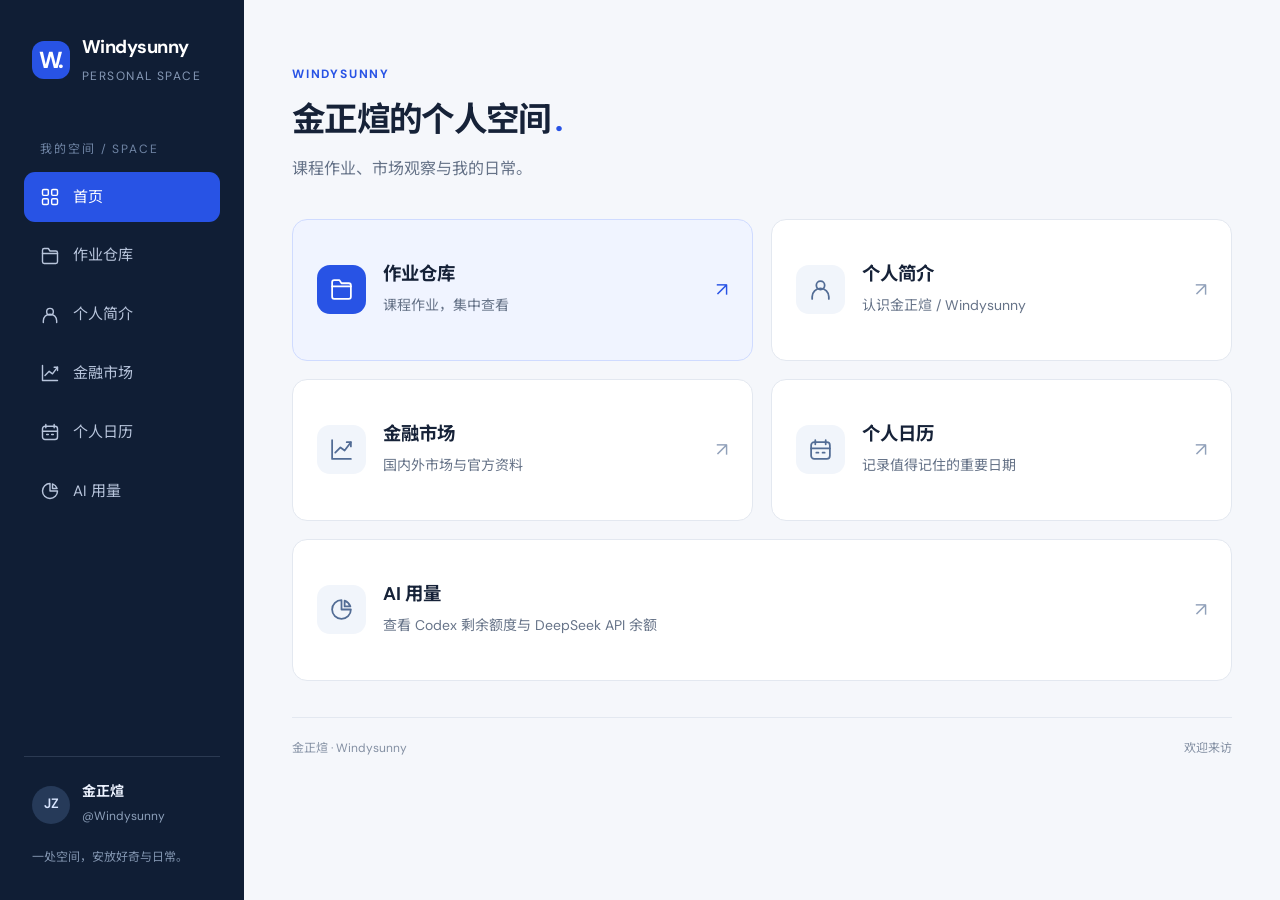
<file: index.html>
<!doctype html>
<html lang="zh-CN">
<head>
  <meta charset="utf-8"><meta name="viewport" content="width=device-width, initial-scale=1">
  <meta name="description" content="金正煊 Windysunny 的个人空间：作业仓库、个人简介、金融市场与个人日历。">
  <title>Windysunny · 个人空间</title>
  <link rel="icon" href="/favicon.svg" type="image/svg+xml"><link rel="stylesheet" href="/style.css"><script src="/app.js" defer></script>
</head>
<body data-page="home">
  <a class="skip" href="#main">跳到主要内容</a><div id="shell"></div>
  <main id="main" class="main simple-home">
    <header class="page-head simple-intro"><div><p class="eyebrow">WINDYSUNNY</p><h1>金正煊的个人空间<span class="heading-dot">.</span></h1><p class="muted">课程作业、市场观察与我的日常。</p></div></header>
    <nav class="home-entry-grid" aria-label="选择子页面">
      <a class="home-entry featured-entry" href="/assignments/"><span class="entry-icon" data-icon="assignments" aria-hidden="true"></span><span class="entry-content"><h2>作业仓库</h2><p>课程作业，集中查看</p></span><span class="entry-arrow" aria-hidden="true">↗</span></a>
      <a class="home-entry" href="/about/"><span class="entry-icon" data-icon="about" aria-hidden="true"></span><span class="entry-content"><h2>个人简介</h2><p>认识金正煊 / Windysunny</p></span><span class="entry-arrow" aria-hidden="true">↗</span></a>
      <a class="home-entry" href="/markets/"><span class="entry-icon" data-icon="markets" aria-hidden="true"></span><span class="entry-content"><h2>金融市场</h2><p>国内外市场与官方资料</p></span><span class="entry-arrow" aria-hidden="true">↗</span></a>
      <a class="home-entry" href="/calendar/"><span class="entry-icon" data-icon="calendar" aria-hidden="true"></span><span class="entry-content"><h2>个人日历</h2><p>记录值得记住的重要日期</p></span><span class="entry-arrow" aria-hidden="true">↗</span></a>
    </nav>
    <a class="home-entry" href="/usage/" style="margin-top:18px"><span class="entry-icon" data-icon="usage" aria-hidden="true"></span><span class="entry-content"><h2>AI 用量</h2><p>查看 Codex 剩余额度与 DeepSeek API 余额</p></span><span class="entry-arrow" aria-hidden="true">↗</span></a>
    <footer class="page-footer"><span>金正煊 · Windysunny</span><span>欢迎来访</span></footer>
  </main><div id="toast" class="toast" role="status" aria-live="polite"></div>
</body></html>
</file>
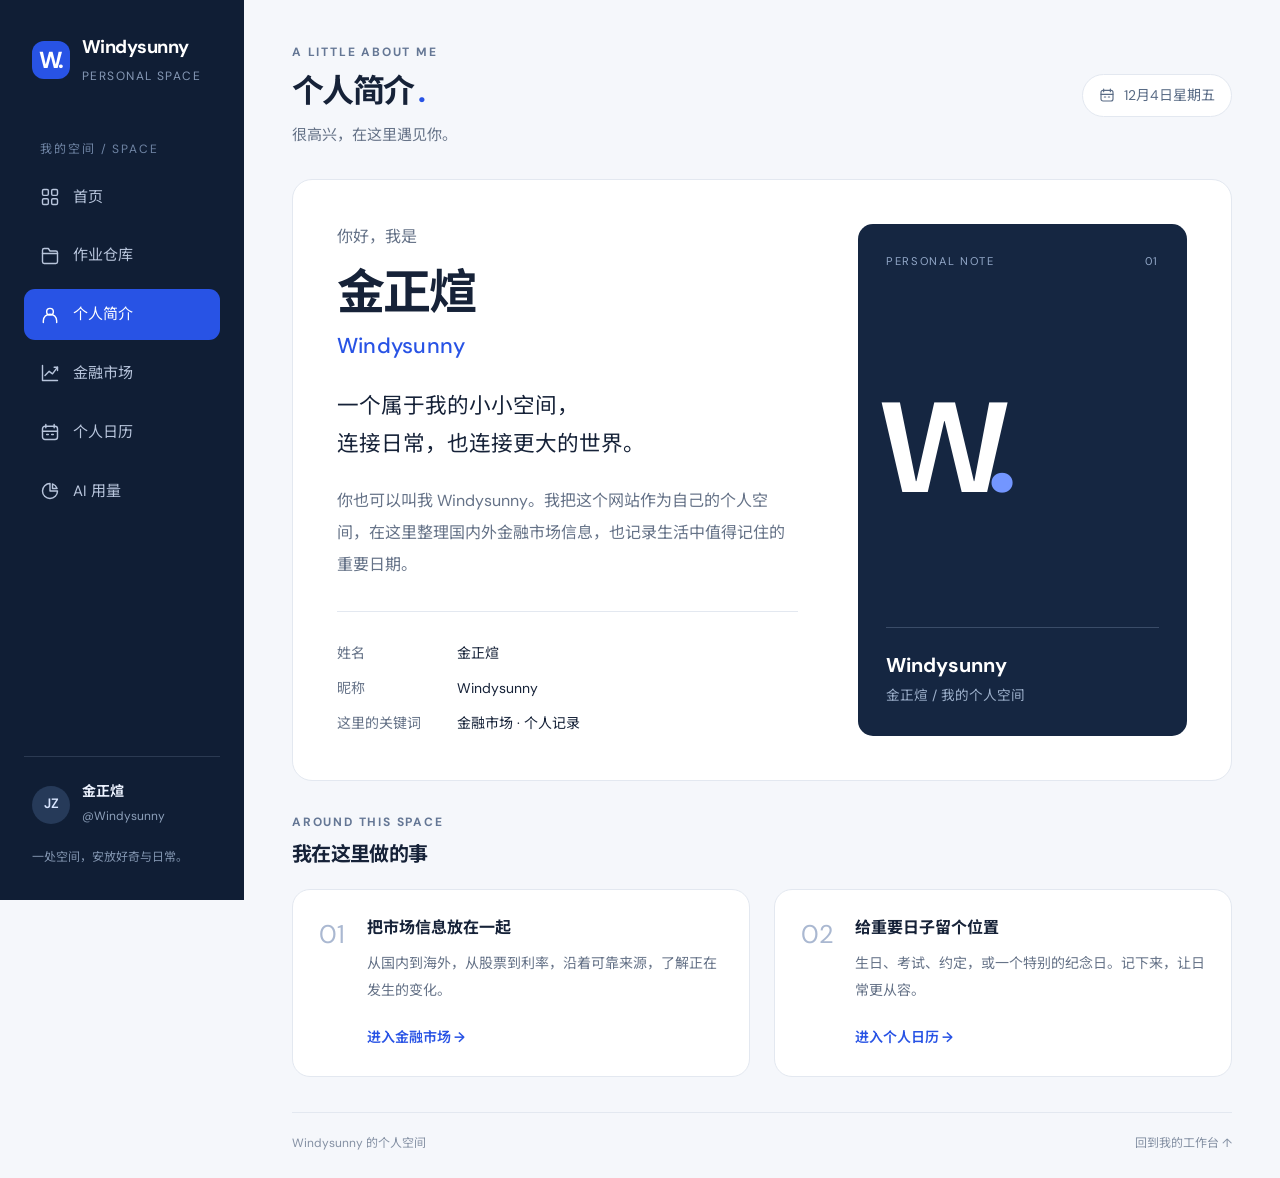
<file: about/index.html>
<!doctype html><html lang="zh-CN"><head><meta charset="utf-8"><meta name="viewport" content="width=device-width, initial-scale=1"><title>个人简介 · 金正煊 Windysunny</title><meta name="description" content="认识金正煊，也可以叫我 Windysunny。这里是我的个人空间。"><link rel="icon" href="/favicon.svg" type="image/svg+xml"><link rel="stylesheet" href="/style.css"><script src="/app.js" defer></script></head><body data-page="about"><a class="skip" href="#main">跳到主要内容</a><div id="shell"></div><main id="main" class="main"><header class="page-head"><div><p class="eyebrow">A LITTLE ABOUT ME</p><h1>个人简介<span class="heading-dot">.</span></h1><p class="muted">很高兴，在这里遇见你。</p></div><div class="date-pill" data-today></div></header><section class="profile-layout"><article class="profile-intro"><p class="profile-greeting">你好，我是</p><h2 class="profile-name">金正煊<span>Windysunny</span></h2><p class="profile-lead">一个属于我的小小空间，<br>连接日常，也连接更大的世界。</p><p class="profile-copy">你也可以叫我 Windysunny。我把这个网站作为自己的个人空间，在这里整理国内外金融市场信息，也记录生活中值得记住的重要日期。</p><div class="profile-rule"></div><dl class="profile-details"><div><dt>姓名</dt><dd>金正煊</dd></div><div><dt>昵称</dt><dd>Windysunny</dd></div><div><dt>这里的关键词</dt><dd>金融市场 · 个人记录</dd></div></dl></article><aside class="identity-card"><div class="identity-top"><span>PERSONAL NOTE</span><span>01</span></div><div class="identity-letter" aria-hidden="true">W<span>.</span></div><div class="identity-bottom"><h3>Windysunny</h3><p>金正煊 / 我的个人空间</p></div></aside></section><section class="about-section"><div class="section-line section-space"><div><p class="eyebrow">AROUND THIS SPACE</p><h2>我在这里做的事</h2></div></div><div class="about-links"><a class="about-link-card" href="/markets/"><span class="about-index">01</span><div><h3>把市场信息放在一起</h3><p>从国内到海外，从股票到利率，沿着可靠来源，了解正在发生的变化。</p><span class="text-link">进入金融市场 →</span></div></a><a class="about-link-card" href="/calendar/"><span class="about-index">02</span><div><h3>给重要日子留个位置</h3><p>生日、考试、约定，或一个特别的纪念日。记下来，让日常更从容。</p><span class="text-link">进入个人日历 →</span></div></a></div></section><footer class="page-footer"><span>Windysunny 的个人空间</span><a href="/">回到我的工作台 ↑</a></footer></main><div id="toast" class="toast" role="status" aria-live="polite"></div></body></html>
</file>
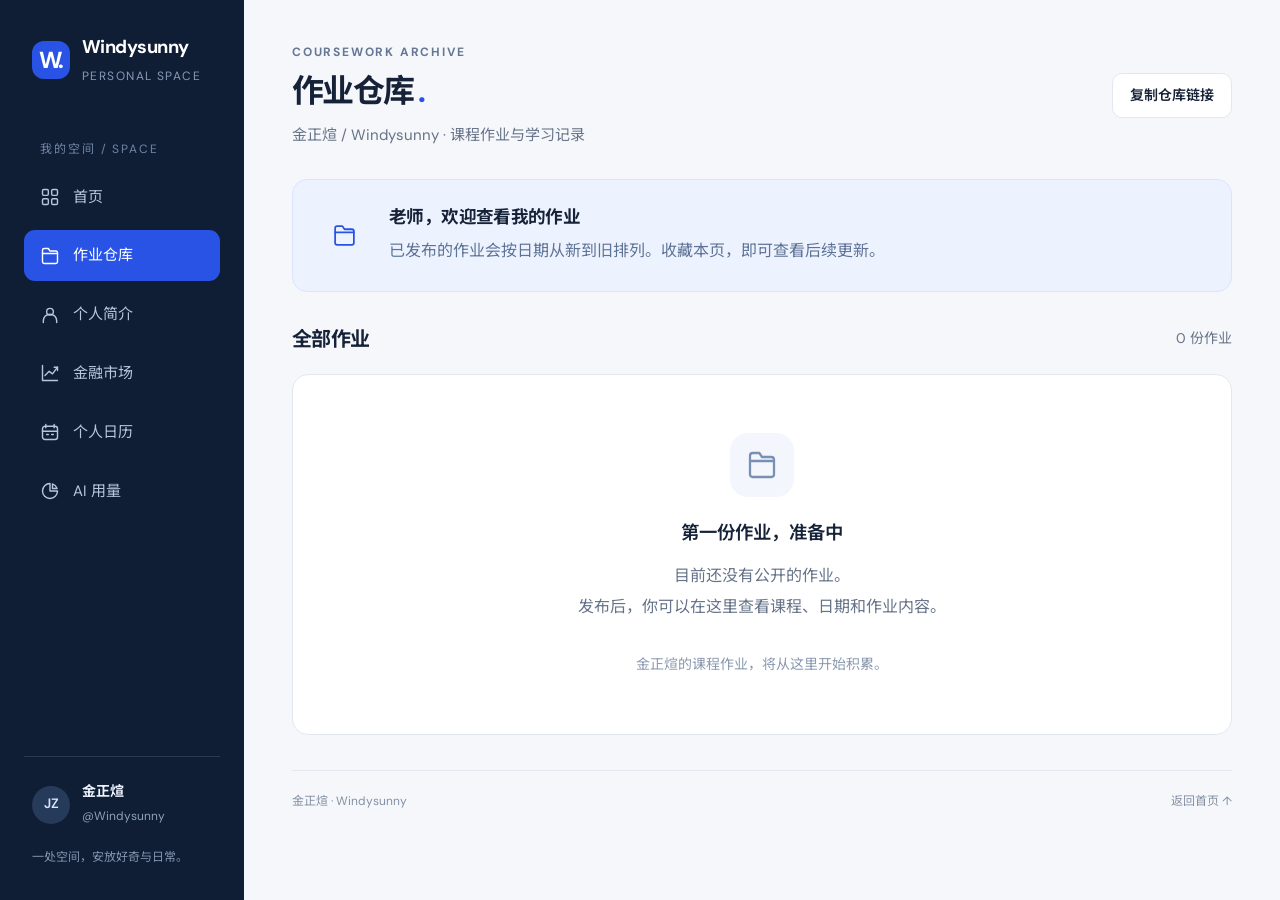
<file: assignments/index.html>
<!doctype html>
<html lang="zh-CN"><head><meta charset="utf-8"><meta name="viewport" content="width=device-width, initial-scale=1"><title>作业仓库 · 金正煊 Windysunny</title><meta name="description" content="金正煊的课程作业仓库。集中查看按课程与日期整理的作业、报告和作品。"><link rel="icon" href="/favicon.svg" type="image/svg+xml"><link rel="stylesheet" href="/style.css"><script src="/app.js" defer></script><script src="/assignments.js" defer></script></head>
<body data-page="assignments"><a class="skip" href="#main">跳到主要内容</a><div id="shell"></div><main id="main" class="main assignments-main">
<header class="page-head"><div><p class="eyebrow">COURSEWORK ARCHIVE</p><h1>作业仓库<span class="heading-dot">.</span></h1><p class="muted">金正煊 / Windysunny · 课程作业与学习记录</p></div><button type="button" class="button secondary" id="copy-repository">复制仓库链接</button></header>
<section class="archive-intro"><div class="archive-intro-mark" data-icon="assignments" aria-hidden="true"></div><div><h2>老师，欢迎查看我的作业</h2><p>已发布的作业会按日期从新到旧排列。收藏本页，即可查看后续更新。</p></div></section>
<section class="archive-section" aria-labelledby="archive-heading"><div class="section-line section-space"><h2 id="archive-heading">全部作业</h2><span class="small-label" id="assignment-count" aria-live="polite"></span></div><div class="archive-controls" id="archive-controls" hidden><label for="course-filter">按课程查看</label><select id="course-filter"><option value="">全部课程</option></select></div><div id="assignment-list" aria-live="polite" aria-busy="true"><p class="archive-loading">正在读取作业…</p></div></section>
<footer class="page-footer"><span>金正煊 · Windysunny</span><a href="/">返回首页 ↑</a></footer></main><div id="toast" class="toast" role="status" aria-live="polite"></div><noscript><p class="no-js">请启用 JavaScript，以查看作业清单。</p></noscript></body></html>
</file>
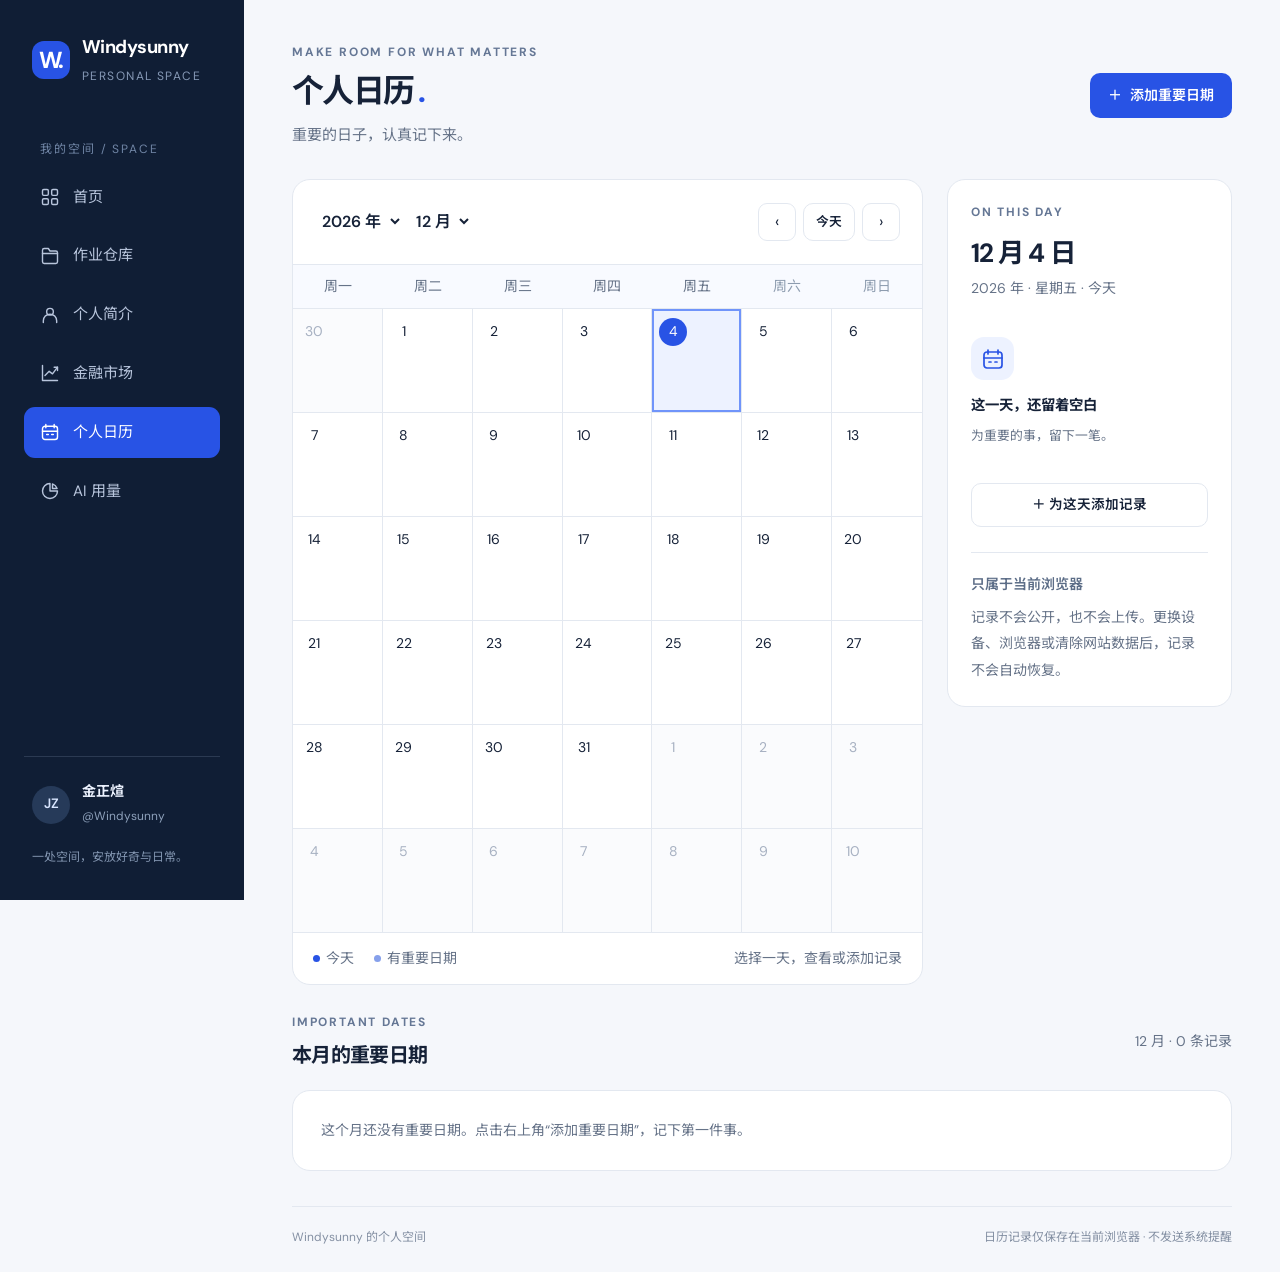
<file: calendar/index.html>
<!doctype html><html lang="zh-CN"><head><meta charset="utf-8"><meta name="viewport" content="width=device-width, initial-scale=1"><title>个人日历 · Windysunny</title><meta name="description" content="添加生日、纪念日和重要约定。你的日历仅保存在当前浏览器。"><link rel="icon" href="/favicon.svg" type="image/svg+xml"><link rel="stylesheet" href="/style.css"><script src="/app.js" defer></script><script src="/calendar.js" defer></script></head><body data-page="calendar"><a class="skip" href="#main">跳到主要内容</a><div id="shell"></div><main id="main" class="main"><header class="page-head"><div><p class="eyebrow">MAKE ROOM FOR WHAT MATTERS</p><h1>个人日历<span class="heading-dot">.</span></h1><p class="muted">重要的日子，认真记下来。</p></div><button class="button" id="new-event" type="button"><span aria-hidden="true">＋</span> 添加重要日期</button></header><div class="calendar-layout"><section class="calendar-panel card" aria-label="月历"><div class="calendar-toolbar"><div class="month-selectors"><label class="sr-only" for="year-select">年份</label><select id="year-select" aria-label="年份"></select><label class="sr-only" for="month-select">月份</label><select id="month-select" aria-label="月份"></select></div><div class="month-controls"><button class="icon-button" id="prev-month" type="button" aria-label="上个月">‹</button><button class="button secondary today-button" id="go-today" type="button">今天</button><button class="icon-button" id="next-month" type="button" aria-label="下个月">›</button></div></div><div class="calendar-weekdays" aria-hidden="true"><span>周一</span><span>周二</span><span>周三</span><span>周四</span><span>周五</span><span>周六</span><span>周日</span></div><div id="calendar-grid" class="calendar-grid" aria-label="选择日期"></div><div class="calendar-legend"><span><i class="legend-dot today-dot"></i>今天</span><span><i class="legend-dot event-dot"></i>有重要日期</span><span class="calendar-hint">选择一天，查看或添加记录</span></div></section><aside class="day-panel card"><p class="eyebrow">ON THIS DAY</p><h2 id="selected-heading"></h2><p id="selected-weekday" class="muted"></p><div id="day-events"></div><button class="button secondary add-day" id="add-day" type="button">＋ 为这天添加记录</button><div class="privacy-note"><strong>只属于当前浏览器</strong><p>记录不会公开，也不会上传。更换设备、浏览器或清除网站数据后，记录不会自动恢复。</p></div></aside></div><section class="month-agenda"><div class="section-line section-space"><div><p class="eyebrow">IMPORTANT DATES</p><h2>本月的重要日期</h2></div><span id="month-count" class="small-label"></span></div><div id="month-events" class="month-events"></div></section><footer class="page-footer"><span>Windysunny 的个人空间</span><span>日历记录仅保存在当前浏览器 · 不发送系统提醒</span></footer></main><dialog id="event-dialog" aria-labelledby="dialog-title"><form id="event-form"><div class="dialog-head"><div><p class="eyebrow">A DATE TO REMEMBER</p><h2 id="dialog-title">添加重要日期</h2></div><button type="button" class="icon-button close-dialog" aria-label="关闭">×</button></div><input type="hidden" name="id"><label class="field">事项名称 <span class="required-mark">*</span><input name="title" required maxlength="80" placeholder="例如：生日、考试、重要约定" autocomplete="off"></label><div class="form-row"><label class="field">日期 <span class="required-mark">*</span><input name="date" type="date" required min="1900-01-01" max="2100-12-31"></label><label class="field">时间 <span class="optional">选填</span><input name="time" type="time"></label></div><label class="field">分类<select name="category" aria-label="分类"><option>个人</option><option>生日</option><option>学习</option><option>约定</option><option>纪念日</option></select></label><label class="field">备注 <span class="optional">选填</span><textarea name="note" rows="3" maxlength="500" placeholder="还有什么需要记住的？"></textarea></label><p id="form-error" class="form-error" role="alert"></p><p class="form-hint">保存到当前浏览器，不会公开。</p><div class="dialog-actions"><button type="button" class="button secondary close-dialog">取消</button><button type="submit" class="button">保存日期</button></div></form></dialog><dialog id="delete-dialog" aria-labelledby="delete-title"><div class="dialog-head"><h2 id="delete-title">删除这条记录？</h2><button type="button" class="icon-button close-delete" aria-label="关闭">×</button></div><p id="delete-description"></p><p class="muted delete-hint">删除后无法恢复。</p><p id="delete-error" class="form-error" role="alert"></p><div class="dialog-actions"><button type="button" class="button secondary close-delete">保留记录</button><button type="button" class="button danger" id="confirm-delete">删除记录</button></div></dialog><div id="toast" class="toast" role="status" aria-live="polite"></div><noscript><p class="no-js">请启用 JavaScript，以查看日历和保存重要日期。</p></noscript></body></html>
</file>
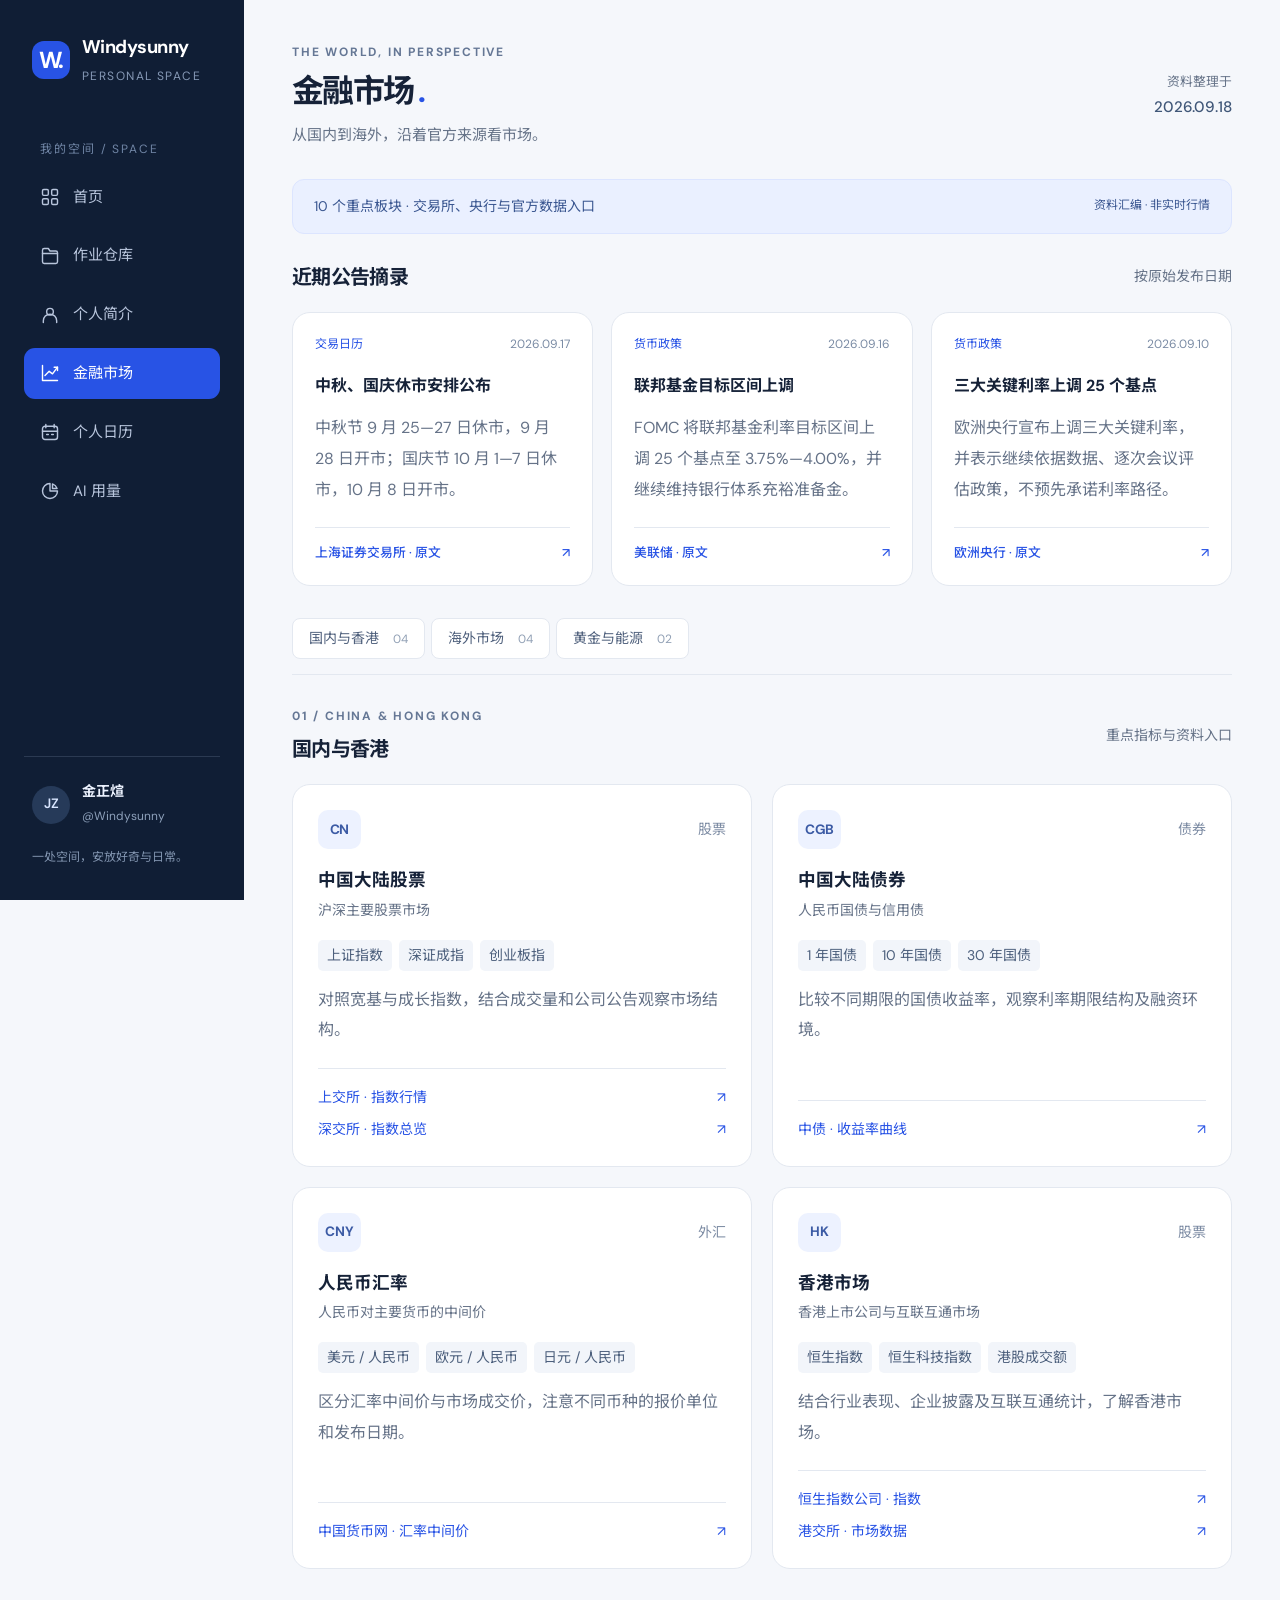
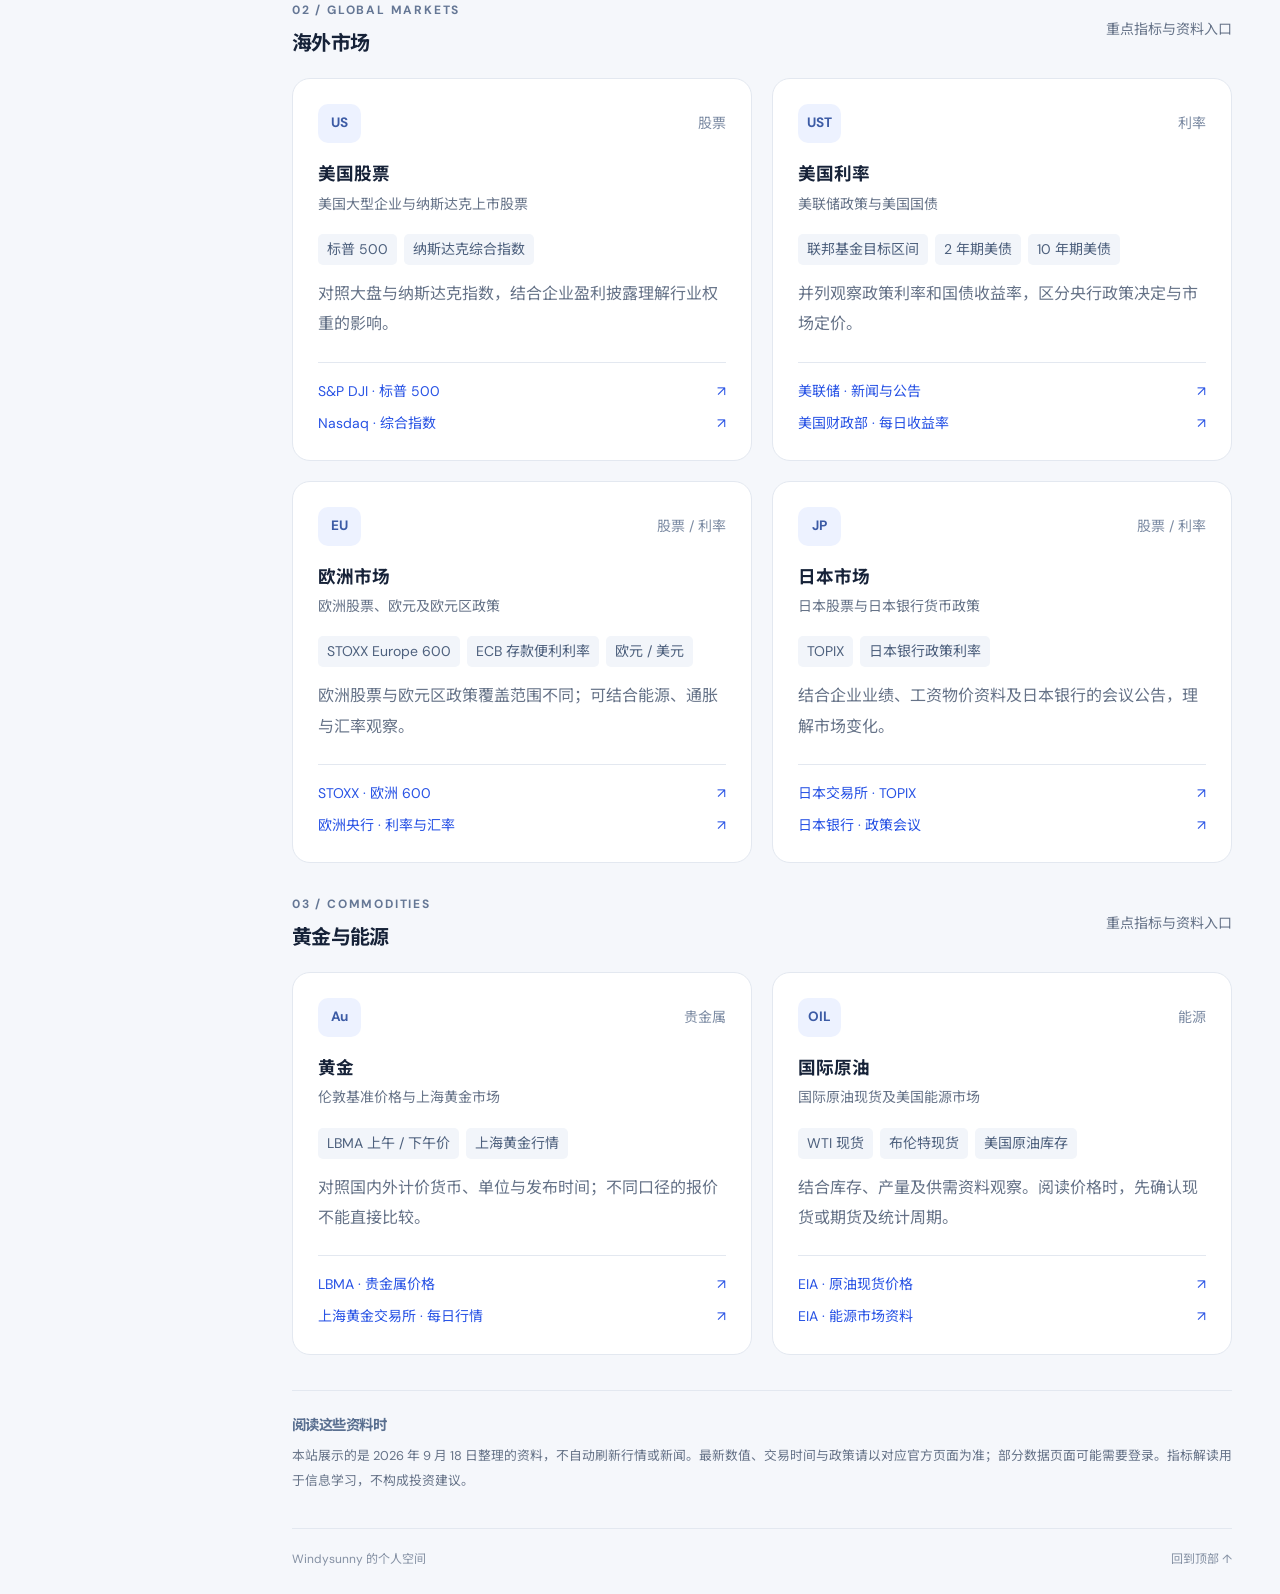
<file: markets/index.html>
<!doctype html><html lang="zh-CN"><head><meta charset="utf-8"><meta name="viewport" content="width=device-width, initial-scale=1"><title>金融市场 · Windysunny</title><meta name="description" content="国内外十个重点金融市场板块、观察指标与官方资料入口，附带日期的政策公告。"><link rel="icon" href="/favicon.svg" type="image/svg+xml"><link rel="stylesheet" href="/style.css"><script src="/app.js" defer></script></head><body data-page="markets"><a class="skip" href="#main">跳到主要内容</a><div id="shell"></div><main class="main" id="main"><header class="page-head"><div><p class="eyebrow">THE WORLD, IN PERSPECTIVE</p><h1>金融市场<span class="heading-dot">.</span></h1><p class="muted">从国内到海外，沿着官方来源看市场。</p></div><span class="research-date">资料整理于 <time datetime="2026-09-18">2026.09.18</time></span></header><div class="market-intro-bar"><p>10 个重点板块 · 交易所、央行与官方数据入口</p><span>资料汇编 · 非实时行情</span></div><section class="news-section" aria-labelledby="news-title"><div class="section-line section-space"><h2 id="news-title">近期公告摘录</h2><span class="small-label">按原始发布日期</span></div><div class="news-grid"><article class="news-card"><div class="news-meta"><span>交易日历</span><time datetime="2026-09-17">2026.09.17</time></div><h3>中秋、国庆休市安排公布</h3><p>中秋节 9 月 25—27 日休市，9 月 28 日开市；国庆节 10 月 1—7 日休市，10 月 8 日开市。</p><a href="https://www.sse.com.cn/disclosure/announcement/general/c/c_20260915_10832273.shtml" target="_blank" rel="noopener noreferrer">上海证券交易所 · 原文 <span aria-hidden="true">↗</span></a></article><article class="news-card"><div class="news-meta"><span>货币政策</span><time datetime="2026-09-16">2026.09.16</time></div><h3>联邦基金目标区间上调</h3><p>FOMC 将联邦基金利率目标区间上调 25 个基点至 3.75%—4.00%，并继续维持银行体系充裕准备金。</p><a href="https://www.federalreserve.gov/newsevents/pressreleases/monetary20260916a.htm" target="_blank" rel="noopener noreferrer">美联储 · 原文 <span aria-hidden="true">↗</span></a></article><article class="news-card"><div class="news-meta"><span>货币政策</span><time datetime="2026-09-10">2026.09.10</time></div><h3>三大关键利率上调 25 个基点</h3><p>欧洲央行宣布上调三大关键利率，并表示继续依据数据、逐次会议评估政策，不预先承诺利率路径。</p><a href="https://www.ecb.europa.eu/press/press_conference/monetary-policy-statement/2026/html/ecb.is260910~6a45359cfc.en.html" target="_blank" rel="noopener noreferrer">欧洲央行 · 原文 <span aria-hidden="true">↗</span></a></article></div></section><nav class="market-jump" aria-label="市场分类"><a href="#china">国内与香港 <span>04</span></a><a href="#global">海外市场 <span>04</span></a><a href="#commodities">黄金与能源 <span>02</span></a></nav><section id="china" class="market-section" aria-labelledby="china-heading"><div class="section-line section-space"><div><p class="eyebrow">01 / CHINA & HONG KONG</p><h2 id="china-heading">国内与香港</h2></div><span class="small-label">重点指标与资料入口</span></div><div class="markets-grid"><article class="market-card"><div class="market-card-head"><span class="market-code">CN</span><span class="asset-kind">股票</span></div><h3>中国大陆股票</h3><p class="market-scope">沪深主要股票市场</p><div class="indicator-tags"><span>上证指数</span><span>深证成指</span><span>创业板指</span></div><p class="market-copy">对照宽基与成长指数，结合成交量和公司公告观察市场结构。</p><div class="source-links"><a href="https://www.sse.com.cn/market/sseindex/quotation/index.shtml" target="_blank" rel="noopener noreferrer">上交所 · 指数行情<span aria-hidden="true">↗</span></a><a href="https://www.szse.cn/market/exponent/pandect/" target="_blank" rel="noopener noreferrer">深交所 · 指数总览<span aria-hidden="true">↗</span></a></div></article><article class="market-card"><div class="market-card-head"><span class="market-code">CGB</span><span class="asset-kind">债券</span></div><h3>中国大陆债券</h3><p class="market-scope">人民币国债与信用债</p><div class="indicator-tags"><span>1 年国债</span><span>10 年国债</span><span>30 年国债</span></div><p class="market-copy">比较不同期限的国债收益率，观察利率期限结构及融资环境。</p><div class="source-links"><a href="https://yield.chinabond.com.cn/cbweb-cbrc-web/cbrc/showCbrc" target="_blank" rel="noopener noreferrer">中债 · 收益率曲线<span aria-hidden="true">↗</span></a></div></article><article class="market-card"><div class="market-card-head"><span class="market-code">CNY</span><span class="asset-kind">外汇</span></div><h3>人民币汇率</h3><p class="market-scope">人民币对主要货币的中间价</p><div class="indicator-tags"><span>美元 / 人民币</span><span>欧元 / 人民币</span><span>日元 / 人民币</span></div><p class="market-copy">区分汇率中间价与市场成交价，注意不同币种的报价单位和发布日期。</p><div class="source-links"><a href="https://www.chinamoney.com.cn/chinese/bkccpr/?tab=2" target="_blank" rel="noopener noreferrer">中国货币网 · 汇率中间价<span aria-hidden="true">↗</span></a></div></article><article class="market-card"><div class="market-card-head"><span class="market-code">HK</span><span class="asset-kind">股票</span></div><h3>香港市场</h3><p class="market-scope">香港上市公司与互联互通市场</p><div class="indicator-tags"><span>恒生指数</span><span>恒生科技指数</span><span>港股成交额</span></div><p class="market-copy">结合行业表现、企业披露及互联互通统计，了解香港市场。</p><div class="source-links"><a href="https://www.hsi.com.hk/zh-cn/indexes/" target="_blank" rel="noopener noreferrer">恒生指数公司 · 指数<span aria-hidden="true">↗</span></a><a href="https://data.hkex.com.hk/?lang=en" target="_blank" rel="noopener noreferrer">港交所 · 市场数据<span aria-hidden="true">↗</span></a></div></article></div></section><section id="global" class="market-section" aria-labelledby="global-heading"><div class="section-line section-space"><div><p class="eyebrow">02 / GLOBAL MARKETS</p><h2 id="global-heading">海外市场</h2></div><span class="small-label">重点指标与资料入口</span></div><div class="markets-grid"><article class="market-card"><div class="market-card-head"><span class="market-code">US</span><span class="asset-kind">股票</span></div><h3>美国股票</h3><p class="market-scope">美国大型企业与纳斯达克上市股票</p><div class="indicator-tags"><span>标普 500</span><span>纳斯达克综合指数</span></div><p class="market-copy">对照大盘与纳斯达克指数，结合企业盈利披露理解行业权重的影响。</p><div class="source-links"><a href="https://www.spglobal.com/spdji/en/indices/equity/sp-500/" target="_blank" rel="noopener noreferrer">S&P DJI · 标普 500<span aria-hidden="true">↗</span></a><a href="https://indexes.nasdaq.com/Index/Overview/COMP" target="_blank" rel="noopener noreferrer">Nasdaq · 综合指数<span aria-hidden="true">↗</span></a></div></article><article class="market-card"><div class="market-card-head"><span class="market-code">UST</span><span class="asset-kind">利率</span></div><h3>美国利率</h3><p class="market-scope">美联储政策与美国国债</p><div class="indicator-tags"><span>联邦基金目标区间</span><span>2 年期美债</span><span>10 年期美债</span></div><p class="market-copy">并列观察政策利率和国债收益率，区分央行政策决定与市场定价。</p><div class="source-links"><a href="https://www.federalreserve.gov/newsevents.htm" target="_blank" rel="noopener noreferrer">美联储 · 新闻与公告<span aria-hidden="true">↗</span></a><a href="https://home.treasury.gov/resource-center/data-chart-center/interest-rates/TextView?type=daily_treasury_yield_curve" target="_blank" rel="noopener noreferrer">美国财政部 · 每日收益率<span aria-hidden="true">↗</span></a></div></article><article class="market-card"><div class="market-card-head"><span class="market-code">EU</span><span class="asset-kind">股票 / 利率</span></div><h3>欧洲市场</h3><p class="market-scope">欧洲股票、欧元及欧元区政策</p><div class="indicator-tags"><span>STOXX Europe 600</span><span>ECB 存款便利利率</span><span>欧元 / 美元</span></div><p class="market-copy">欧洲股票与欧元区政策覆盖范围不同；可结合能源、通胀与汇率观察。</p><div class="source-links"><a href="https://stoxx.com/index/sxxp/" target="_blank" rel="noopener noreferrer">STOXX · 欧洲 600<span aria-hidden="true">↗</span></a><a href="https://data.ecb.europa.eu/key-figures/ecb-interest-rates-and-exchange-rates" target="_blank" rel="noopener noreferrer">欧洲央行 · 利率与汇率<span aria-hidden="true">↗</span></a></div></article><article class="market-card"><div class="market-card-head"><span class="market-code">JP</span><span class="asset-kind">股票 / 利率</span></div><h3>日本市场</h3><p class="market-scope">日本股票与日本银行货币政策</p><div class="indicator-tags"><span>TOPIX</span><span>日本银行政策利率</span></div><p class="market-copy">结合企业业绩、工资物价资料及日本银行的会议公告，理解市场变化。</p><div class="source-links"><a href="https://www.jpx.co.jp/english/markets/indices/topix/" target="_blank" rel="noopener noreferrer">日本交易所 · TOPIX<span aria-hidden="true">↗</span></a><a href="https://www.boj.or.jp/en/mopo/mpmsche_minu/" target="_blank" rel="noopener noreferrer">日本银行 · 政策会议<span aria-hidden="true">↗</span></a></div></article></div></section><section id="commodities" class="market-section" aria-labelledby="commodities-heading"><div class="section-line section-space"><div><p class="eyebrow">03 / COMMODITIES</p><h2 id="commodities-heading">黄金与能源</h2></div><span class="small-label">重点指标与资料入口</span></div><div class="markets-grid"><article class="market-card"><div class="market-card-head"><span class="market-code">Au</span><span class="asset-kind">贵金属</span></div><h3>黄金</h3><p class="market-scope">伦敦基准价格与上海黄金市场</p><div class="indicator-tags"><span>LBMA 上午 / 下午价</span><span>上海黄金行情</span></div><p class="market-copy">对照国内外计价货币、单位与发布时间；不同口径的报价不能直接比较。</p><div class="source-links"><a href="https://www.lbma.org.uk/cn/prices-and-data" target="_blank" rel="noopener noreferrer">LBMA · 贵金属价格<span aria-hidden="true">↗</span></a><a href="https://www.sge.com.cn/sjzx/mrhq?ad_check=1" target="_blank" rel="noopener noreferrer">上海黄金交易所 · 每日行情<span aria-hidden="true">↗</span></a></div></article><article class="market-card"><div class="market-card-head"><span class="market-code">OIL</span><span class="asset-kind">能源</span></div><h3>国际原油</h3><p class="market-scope">国际原油现货及美国能源市场</p><div class="indicator-tags"><span>WTI 现货</span><span>布伦特现货</span><span>美国原油库存</span></div><p class="market-copy">结合库存、产量及供需资料观察。阅读价格时，先确认现货或期货及统计周期。</p><div class="source-links"><a href="https://www.eia.gov/dnav/pet/pet_pri_spt_s1_w.htm" target="_blank" rel="noopener noreferrer">EIA · 原油现货价格<span aria-hidden="true">↗</span></a><a href="https://www.eia.gov/finance/" target="_blank" rel="noopener noreferrer">EIA · 能源市场资料<span aria-hidden="true">↗</span></a></div></article></div></section><aside class="market-footnote"><h2>阅读这些资料时</h2><p>本站展示的是 2026 年 9 月 18 日整理的资料，不自动刷新行情或新闻。最新数值、交易时间与政策请以对应官方页面为准；部分数据页面可能需要登录。指标解读用于信息学习，不构成投资建议。</p></aside><footer class="page-footer"><span>Windysunny 的个人空间</span><a href="#main">回到顶部 ↑</a></footer></main><div id="toast" class="toast" role="status" aria-live="polite"></div></body></html>
</file>
<file: style.css>
@import url('https://fonts.googleapis.com/css2?family=DM+Sans:wght@400;500;600;700&family=Noto+Sans+SC:wght@400;500;600;700;800&display=swap');
:root{--ink:#162238;--muted:#667388;--blue:#2853e5;--blue-dark:#1738a4;--line:#e3e8f0;--surface:#fff;--bg:#f5f7fb;--nav:#101e35;--soft:#edf2ff;--green:#16796a;--radius:18px;font-family:'DM Sans','Noto Sans SC','Microsoft YaHei',sans-serif;color:var(--ink);background:var(--bg);font-size:16px;line-height:1.65;font-synthesis:none}
*{box-sizing:border-box}body{margin:0}a{color:inherit;text-decoration:none}button,input,textarea,select{font:inherit}button,a,input,textarea,select{-webkit-tap-highlight-color:transparent}button{cursor:pointer}button:disabled{cursor:default;opacity:.5}button:focus-visible,a:focus-visible,input:focus-visible,textarea:focus-visible,select:focus-visible{outline:3px solid #8eafff;outline-offset:4px}button{color:inherit}h1,h2,h3,p{margin:0}h1{font-size:2rem;letter-spacing:-.05em;line-height:1.35;font-weight:700}h2{font-size:1.2rem;letter-spacing:-.035em;line-height:1.5}h3{font-size:1.1rem;line-height:1.5}svg{display:block;flex-shrink:0}button svg{pointer-events:none}.muted{color:var(--muted)}.small-label,.source-caption{font-size:.875rem;color:var(--muted)}.source-caption{margin-top:16px}.eyebrow{font-size:.75rem;font-weight:700;letter-spacing:.15em;color:#657795;margin-bottom:7px}.heading-dot{color:var(--blue);margin-left:4px}.skip{position:fixed;top:-100px;left:20px;background:white;padding:10px 20px;z-index:100}.skip:focus{top:10px}.sidebar{position:fixed;inset:0 auto 0 0;width:244px;background:var(--nav);padding:32px 24px;color:#b8c5dc;display:flex;flex-direction:column;z-index:20}.brand{display:flex;align-items:center;gap:12px;color:white;margin:0 8px 51px}.brand-mark{width:38px;height:38px;background:var(--blue);border-radius:12px;display:grid;place-items:center;font-size:1.45rem;font-weight:700;letter-spacing:-3px;padding-right:3px}.brand-name{font-size:1.15rem;font-weight:700;letter-spacing:-.03em}.brand-caption{font-size:.75rem;color:#8699b6;line-height:1.1;letter-spacing:.12em}.nav-label{font-size:.75rem;letter-spacing:.16em;padding-left:16px;color:#7085a5;margin-bottom:12px}.nav{display:grid;gap:8px}.nav a{display:flex;align-items:center;gap:13px;padding:13px 16px;border-radius:11px;font-size:.94rem;transition:background .15s,color .15s}.nav a:hover{background:#1c2c46;color:white}.nav a.active{background:var(--blue);color:white}.nav a svg{width:20px;height:20px}.sidebar-bottom{margin-top:auto;border-top:1px solid #2b3a52;padding-top:24px}.person{display:flex;gap:12px;align-items:center;padding:0 8px}.avatar{border-radius:50%;display:grid;place-items:center;width:38px;height:38px;background:#263a59;color:#d9e6ff;font-size:.85rem;font-weight:600}.person strong{font-size:.875rem;color:#edf3ff;display:block;line-height:1.5}.person small{font-size:.75rem;color:#8ea1bb}.sidebar-note{font-size:.75rem;color:#8194af;margin:20px 8px 0}.mobile-bar{display:none}.main{margin-left:244px;padding:43px 48px 24px;max-width:1730px}.page-head{display:flex;align-items:center;justify-content:space-between;gap:24px;margin-bottom:31px}.page-head .muted{font-size:.94rem;margin-top:10px}.date-pill{font-size:.875rem;white-space:nowrap;background:white;border:1px solid var(--line);border-radius:50px;padding:9px 16px;display:flex;align-items:center;gap:9px;color:#596b85}.date-pill svg{width:16px;height:16px}.overview-grid{display:grid;grid-template-columns:1.4fr 1fr;gap:24px}.welcome-card{padding:29px 32px 32px;background:var(--blue);color:white;border-radius:var(--radius);position:relative;overflow:hidden;min-height:308px}.welcome-top{position:relative;z-index:1;display:flex;align-items:center;justify-content:space-between;gap:10px}.tiny-label{font-size:.75rem;font-weight:600;letter-spacing:.08em;color:#d9e4ff}.outline-badge{font-size:.75rem;border:1px solid #7290ed;border-radius:20px;padding:3px 10px;color:#d9e4ff}.welcome-card h2{font-size:2.1rem;letter-spacing:-.055em;line-height:1.55;margin:23px 0 12px;position:relative;z-index:1}.welcome-card p{font-size:.875rem;color:#d7e2ff;position:relative;z-index:1}.light-link{display:flex;align-items:center;gap:24px;font-size:.875rem;font-weight:600;margin-top:26px;width:max-content;position:relative;z-index:1}.light-link:hover{color:#d7e2ff}.welcome-monogram{position:absolute;right:5px;bottom:-67px;font-size:16rem;line-height:1.3;font-weight:700;letter-spacing:-.14em;color:rgba(255,255,255,.085);pointer-events:none;transform:rotate(-12deg)}.card{border:1px solid var(--line);border-radius:var(--radius);padding:26px;background:var(--surface)}.section-line{display:flex;align-items:center;justify-content:space-between;gap:14px}.agenda-card{display:flex;flex-direction:column}.agenda-card #upcoming-home{flex:1}.empty-agenda{padding:27px 0 29px}.empty-icon{display:grid;place-items:center;width:43px;height:43px;background:var(--soft);color:var(--blue);border-radius:13px;margin-bottom:15px}.empty-agenda h3{font-size:1rem;margin-bottom:6px}.empty-agenda p{font-size:.875rem;color:var(--muted);max-width:250px}.text-link{font-size:.875rem;font-weight:600;color:var(--blue);display:inline-flex;align-items:center;gap:12px}.text-link:hover{text-decoration:underline;text-underline-offset:4px}.agenda-card>.text-link{border-top:1px solid var(--line);padding-top:16px}.home-lower{display:grid;grid-template-columns:1.4fr 1fr;gap:24px;margin-top:30px}.section-space{margin:8px 0 20px}.section-space h2{font-size:1.25rem}.market-preview{display:grid;grid-template-columns:1fr 1fr;gap:18px}.preview-market{display:block;position:relative;background:white;border:1px solid var(--line);border-radius:var(--radius);padding:25px 22px;min-height:177px;transition:transform .15s,border-color .15s}.preview-market:hover{transform:translateY(-3px);border-color:#afbef2}.market-number{font-size:.75rem;color:#7a8ba4;font-weight:600;letter-spacing:.08em}.preview-market h3{margin-top:19px;font-size:1.15rem}.preview-market p{font-size:.875rem;color:var(--muted);margin:6px 28px 0 0}.circle-arrow{display:grid;place-items:center;width:29px;height:29px;background:var(--soft);border-radius:50%;color:var(--blue);position:absolute;right:18px;bottom:24px;font-size:1.1rem}.mini-calendar-card{padding:22px 26px}.mini-calendar-card h2{font-size:1rem}.icon-link{font-size:1.3rem;color:var(--muted)}.mini-grid{display:grid;grid-template-columns:repeat(7,minmax(0,1fr));gap:3px;margin-top:15px;text-align:center}.mini-grid .week{font-size:.75rem;color:#8693a8;padding-bottom:8px}.mini-day{min-height:30px;display:grid;place-items:center;border-radius:9px;font-size:.8rem;position:relative}.mini-day:hover{background:var(--soft)}.mini-day.outside{color:#b5becc}.mini-day.today{background:var(--blue);color:#fff}.mini-day.has-event:after{content:'';position:absolute;bottom:2px;width:4px;height:4px;border-radius:50%;background:var(--green)}.mini-day.today:after{background:#fff}.page-footer{border-top:1px solid var(--line);margin-top:35px;padding-top:21px;display:flex;justify-content:space-between;gap:14px;font-size:.75rem;color:#8490a3}.toast{position:fixed;left:calc(50% + 122px);bottom:28px;transform:translate(-50%,15px);border-radius:12px;background:#14233c;color:white;padding:12px 22px;box-shadow:0 8px 30px #16223828;z-index:100;opacity:0;pointer-events:none;transition:opacity .2s,transform .2s;max-width:min(90%,550px)}.toast.visible{opacity:1;transform:translate(-50%,0)}.button{border:1px solid transparent;border-radius:10px;padding:10px 17px;display:inline-flex;align-items:center;justify-content:center;gap:8px;font-size:.875rem;font-weight:600;min-height:43px;background:var(--blue);color:#fff}.button:hover{background:var(--blue-dark)}.button.secondary{background:white;color:var(--ink);border-color:var(--line)}.button.secondary:hover{background:var(--bg)}.button.danger{background:#fff1f0;color:#a32924;border-color:#f0c5c3}.button.danger:hover{background:#ffe5e2}.icon-button{border:1px solid var(--line);background:white;border-radius:9px;width:38px;min-height:38px;display:grid;place-items:center}.icon-button:hover{background:var(--soft)}.icon-button svg{width:18px;height:18px}.no-js{padding:20px;background:#fff1d4}.event-row{display:flex;gap:13px;padding:16px 0;border-bottom:1px solid var(--line)}.event-date-block{width:46px;flex-shrink:0;text-align:center;background:var(--soft);border-radius:10px;padding:5px 3px;color:var(--blue);font-size:.75rem}.event-date-block strong{display:block;font-size:1.2rem;line-height:1.3}.event-row h3{font-size:.9rem;overflow-wrap:anywhere}.event-row p{font-size:.8rem;color:var(--muted);margin-top:3px}.event-row:last-child{border-bottom:0}.storage-error{padding:12px 16px;background:#fff4dc;color:#7b5310;border:1px solid #f0d599;border-radius:12px;font-size:.875rem;margin-bottom:20px}
@media(min-width:1500px){.main{padding:48px 64px}.welcome-card{min-height:330px}.welcome-card h2{font-size:2.5rem}.welcome-monogram{font-size:19rem}.mini-day{min-height:35px}}
@media(max-width:1150px){.sidebar{width:214px;padding:28px 17px}.main{margin-left:214px;padding:32px 28px}.overview-grid,.home-lower{grid-template-columns:1.2fr 1fr;gap:20px}.welcome-card{padding:25px}.welcome-card h2{font-size:1.9rem}.tiny-label{font-size:.7rem}.outline-badge{display:none}.card{padding:22px}.market-preview{gap:12px}.preview-market{padding:21px 17px}.toast{left:calc(50% + 107px)}}
@media(max-width:900px){.overview-grid,.home-lower{grid-template-columns:1fr}.home-lower{margin-top:24px}.mini-calendar-card{max-width:none}.mini-day{min-height:35px}.welcome-card h2{font-size:2rem}.welcome-card{min-height:310px}.date-pill{display:none}.page-head{align-items:flex-start}.heading-dot{display:none}.toast{left:50%}}
@media(max-width:680px){.sidebar{position:fixed;width:auto;inset:64px 0 auto 0;padding:14px 20px;display:none;max-height:calc(100dvh - 64px);overflow:auto}.sidebar.open{display:flex}.sidebar .brand,.sidebar-bottom,.nav-label{display:none}.nav{grid-template-columns:1fr 1fr}.nav a{padding:13px 15px}.mobile-bar{display:flex;align-items:center;justify-content:space-between;padding:0 20px;height:64px;background:var(--nav);color:#fff;position:sticky;top:0;z-index:30}.mobile-brand{font-size:1.1rem;font-weight:700;display:flex;align-items:center;gap:10px}.mobile-brand .brand-mark{width:30px;height:30px;font-size:1.2rem;border-radius:9px}.menu-button{background:none;border:1px solid #43516a;color:white;border-radius:8px;padding:6px}.main{margin:0;padding:26px 20px 20px}.page-head{margin-bottom:25px;gap:14px;flex-wrap:wrap}.page-head h1{font-size:1.8rem}.page-head .muted{font-size:.875rem}.welcome-card{padding:24px;min-height:310px}.welcome-card h2{font-size:2rem}.welcome-top{font-size:.75rem}.tiny-label{font-size:.7rem}.section-space{align-items:center}.section-space h2{font-size:1.1rem}.section-line>.text-link{font-size:.8rem}.market-preview{grid-template-columns:1fr 1fr}.preview-market{min-height:177px;padding:20px 15px}.preview-market p{font-size:.8rem;margin-right:0}.circle-arrow{display:none}.page-footer{flex-direction:column;gap:4px;margin-top:28px}.card{padding:22px}.eyebrow{font-size:.7rem}.toast{bottom:20px;font-size:.875rem;max-width:90%;width:max-content}.mini-day{min-height:32px}}
@media(prefers-reduced-motion:reduce){*{scroll-behavior:auto!important;transition:none!important}}
.sr-only{position:absolute;width:1px;height:1px;padding:0;margin:-1px;overflow:hidden;clip:rect(0,0,0,0);white-space:nowrap;border:0}.profile-layout{display:grid;grid-template-columns:1.4fr 1fr;gap:60px;background:#fff;border:1px solid var(--line);border-radius:20px;padding:44px}.profile-greeting{color:var(--muted);font-size:1rem;margin-bottom:7px}.profile-name{font-size:3rem;font-weight:700;letter-spacing:-.045em;line-height:1.5}.profile-name span{display:block;font-size:1.35rem;font-weight:500;letter-spacing:.01em;color:var(--blue);margin-top:1px}.profile-lead{font-size:1.35rem;line-height:1.8;margin-top:24px}.profile-copy{font-size:.94rem;line-height:2;color:var(--muted);max-width:570px;margin-top:21px}.profile-rule{height:1px;background:var(--line);margin:30px 0}.profile-details{margin:0;display:grid;gap:12px;font-size:.875rem}.profile-details div{display:flex;gap:16px}.profile-details dt{min-width:104px;color:var(--muted)}.profile-details dd{margin:0;overflow-wrap:anywhere}.identity-card{align-self:stretch;min-height:400px;background:#152641;color:white;display:flex;flex-direction:column;justify-content:space-between;padding:28px;border-radius:15px;overflow:hidden}.identity-top{display:flex;justify-content:space-between;color:#92a7c7;font-size:.7rem;letter-spacing:.15em}.identity-letter{font-size:clamp(5rem,10vw,10rem);line-height:1.4;letter-spacing:-.12em;margin-left:-5px;font-weight:700}.identity-letter span{color:#7396ff}.identity-bottom{border-top:1px solid #3a4c68;padding-top:22px}.identity-bottom h3{font-size:1.25rem}.identity-bottom p{font-size:.85rem;color:#9db0cb;margin-top:5px}.about-section{margin-top:32px}.about-links{display:grid;grid-template-columns:1fr 1fr;gap:24px}.about-link-card{display:flex;gap:22px;border:1px solid var(--line);background:white;padding:26px;border-radius:var(--radius)}.about-link-card:hover{border-color:#9db4f8}.about-index{font-size:1.6rem;color:#aab8d1;line-height:1.5}.about-link-card h3{font-size:1rem}.about-link-card p{font-size:.875rem;color:var(--muted);margin:10px 0 20px;line-height:1.9}.calendar-layout{display:grid;grid-template-columns:minmax(0,1fr) 285px;gap:24px}.calendar-panel{padding:0;overflow:hidden}.calendar-toolbar{padding:23px 22px;display:flex;align-items:center;justify-content:space-between;gap:15px}.month-selectors{display:flex;align-items:center;gap:6px}.month-selectors select{font-size:1rem;font-weight:600;background:#fff;color:var(--ink);border:0;padding:7px 3px;border-radius:6px;cursor:pointer}.month-controls{display:flex;align-items:center;gap:7px}.today-button{padding:4px 12px;min-height:38px;font-size:.8rem}.calendar-weekdays{display:grid;grid-template-columns:repeat(7,minmax(0,1fr));text-align:center;padding:10px 0;background:#f8faff;border-top:1px solid var(--line);border-bottom:1px solid var(--line);font-size:.8rem;color:var(--muted)}.calendar-weekdays span:nth-last-child(-n+2){color:#8d9caf}.calendar-grid{display:grid;grid-template-columns:repeat(7,minmax(0,1fr))}.calendar-day{background:#fff;border:0;border-right:1px solid var(--line);border-bottom:1px solid var(--line);border-radius:0;min-height:104px;text-align:left;padding:9px 7px;display:flex;flex-direction:column;gap:5px;position:relative;min-width:0;transition:background .1s}.calendar-day:nth-child(7n){border-right:0}.calendar-day:hover{background:#f3f6ff}.calendar-day.outside{background:#fafbfd;color:#a7b1c2}.calendar-day.selected{background:#edf2ff;box-shadow:inset 0 0 0 2px #7094fa}.calendar-day:focus-visible{outline-offset:-3px;z-index:1}.day-number{width:28px;height:28px;border-radius:50%;display:grid;place-items:center;font-size:.875rem}.is-today .day-number{background:var(--blue);color:white}.cell-events{min-width:0;display:grid;gap:3px;width:100%}.cell-event{overflow:hidden;text-overflow:ellipsis;white-space:nowrap;padding:1px 4px;border-radius:4px;line-height:1.5;font-size:.75rem;text-align:left;width:100%}.category-0{--event-color:#3158c9;--event-bg:#edf1ff}.category-1{--event-color:#a83f74;--event-bg:#faeaf2}.category-2{--event-color:#156c61;--event-bg:#e6f5ef}.category-3{--event-color:#a2681b;--event-bg:#fff3de}.category-4{--event-color:#704ba3;--event-bg:#f2ebfc}.cell-event,.category-tag{background:var(--event-bg);color:var(--event-color)}.category-tag{display:inline-flex;align-items:center;border-radius:6px;padding:2px 8px;font-size:.75rem;white-space:nowrap}.more-events{color:var(--muted);font-size:.7rem;line-height:1.4}.mobile-event-dot{display:none}.calendar-legend{padding:14px 20px;display:flex;align-items:center;gap:20px;font-size:.75rem;color:var(--muted);flex-wrap:wrap}.calendar-legend>span{display:flex;align-items:center;gap:6px}.legend-dot{width:7px;height:7px;border-radius:50%}.today-dot{background:var(--blue)}.event-dot{background:#86a0eb}.calendar-hint{margin-left:auto}.day-panel{padding:23px;display:flex;flex-direction:column;align-self:start}.day-panel h2{font-size:1.65rem;margin:4px 0}.day-panel>#selected-weekday{font-size:.875rem}.day-empty{padding:37px 0}.day-empty h3{font-size:.9rem}.day-empty p{font-size:.8rem;color:var(--muted);margin-top:8px}.add-day{width:100%;font-size:.85rem}.privacy-note{border-top:1px solid var(--line);padding-top:20px;margin-top:25px;font-size:.75rem;color:var(--muted)}.privacy-note strong{display:block;margin-bottom:7px;color:#5c6d87;font-weight:600}.privacy-note p{line-height:1.9}.event-detail{border-left:3px solid var(--event-color);border-radius:0 10px 10px 0;background:#f8faff;padding:13px 12px;margin:20px 0}.event-detail-top{display:flex;justify-content:space-between;gap:8px;align-items:center}.event-detail h3{font-size:.95rem;margin-top:8px;overflow-wrap:anywhere}.event-note{font-size:.8rem;color:var(--muted);line-height:1.8;white-space:pre-wrap;overflow-wrap:anywhere;margin-top:7px}.event-actions{display:flex;gap:14px;margin-top:13px}.event-actions button{display:flex;align-items:center;gap:4px;border:0;background:none;padding:4px 0;color:#576e91;font-size:.8rem}.event-actions button:hover{color:var(--blue)}.month-agenda{margin-top:28px}.month-events{background:white;border:1px solid var(--line);border-radius:var(--radius);overflow:hidden}.month-empty{padding:28px;color:var(--muted);font-size:.875rem}.month-event-row{display:flex;width:100%;align-items:center;text-align:left;gap:20px;padding:17px 24px;border:0;border-bottom:1px solid var(--line);background:white}.month-event-row:last-child{border-bottom:0}.month-event-row:hover{background:#f8faff}.month-event-title{flex:1;min-width:0}.month-event-title strong{display:block;font-size:.9rem;font-weight:500;overflow-wrap:anywhere}.month-event-title small{font-size:.8rem;color:var(--muted)}.row-arrow{color:#8a9cb9}dialog{border:1px solid var(--line);border-radius:20px;width:min(520px,calc(100% - 32px));padding:28px;box-shadow:0 30px 100px #12244633;color:var(--ink);max-height:calc(100dvh - 40px);overflow-y:auto}dialog::backdrop{background:#101d3b66;backdrop-filter:blur(3px)}body:has(dialog[open]){overflow:hidden}.dialog-head{display:flex;align-items:center;justify-content:space-between;gap:15px;margin-bottom:22px}.dialog-head h2{font-size:1.3rem}.dialog-head .icon-button{font-size:1.3rem;width:34px;min-height:34px;flex-shrink:0}.dialog-head .eyebrow{font-size:.7rem}.field{display:block;font-size:.875rem;font-weight:500;margin-bottom:18px}.field input,.field textarea,.field select{display:block;width:100%;border:1px solid #d6dfed;border-radius:9px;padding:10px 12px;background:white;color:var(--ink);margin-top:7px;font-size:1rem;min-width:0}.field textarea{resize:vertical}.field input:focus,.field textarea:focus,.field select:focus{border-color:var(--blue);outline:2px solid #d9e3ff;outline-offset:0}.field input::placeholder,.field textarea::placeholder{color:#8d9bb0;font-size:.875rem}.optional{font-size:.75rem;font-weight:400;color:var(--muted);margin-left:4px}.required-mark{color:var(--blue)}.form-row{display:grid;grid-template-columns:1.2fr 1fr;gap:16px}.form-hint{font-size:.75rem;color:var(--muted)}.form-error{font-size:.875rem;color:#b03532;line-height:1.7}.form-error:not(:empty){margin:10px 0}.dialog-actions{display:flex;justify-content:flex-end;gap:10px;margin-top:24px;padding-top:20px;border-top:1px solid var(--line)}#delete-description{font-weight:500;overflow-wrap:anywhere}.delete-hint{font-size:.875rem;margin-top:10px}
@media(max-width:1250px){.calendar-layout{grid-template-columns:minmax(0,1fr) 250px;gap:18px}.day-panel{padding:20px}.calendar-day{min-height:90px;padding:8px 5px}.calendar-hint{display:none}.calendar-toolbar{padding:20px 14px;gap:7px}.month-controls{gap:5px}.month-selectors{gap:1px}.profile-layout{padding:32px;gap:32px}}
@media(max-width:1050px){.calendar-layout{grid-template-columns:1fr}.day-panel{display:block}.day-empty{padding:20px 0}.day-empty .empty-icon{display:none}.day-panel .privacy-note{margin-top:20px}.calendar-day{min-height:95px}.profile-layout{gap:24px;grid-template-columns:1fr .75fr}.identity-card{padding:22px}.about-links{gap:18px}.about-link-card{gap:15px;padding:22px}.profile-name{font-size:2.5rem}}
@media(max-width:800px){.profile-layout{grid-template-columns:1fr}.identity-card{min-height:240px}.identity-letter{font-size:6rem;line-height:1.5}.identity-bottom{padding-top:15px}.profile-copy{max-width:none}.about-links{grid-template-columns:1fr}}
@media(max-width:680px){.profile-layout{padding:26px;gap:28px}.profile-name{font-size:2.7rem}.profile-name span{font-size:1.2rem}.profile-lead{font-size:1.15rem}.profile-details dt{min-width:90px}.profile-details div{gap:10px}.profile-details{font-size:.85rem}.identity-card{min-height:270px}.identity-letter{font-size:7rem}.calendar-toolbar{padding:16px 12px;gap:10px}.month-selectors select{font-size:.9rem}.month-controls .icon-button{width:31px;min-height:34px}.today-button{min-height:34px;padding:4px 9px}.calendar-day{min-height:65px;padding:5px 3px}.day-number{font-size:.85rem;width:27px;height:27px;margin:0 auto}.cell-events{display:none}.mobile-event-dot{display:block;width:5px;height:5px;border-radius:50%;background:#436edd;margin:0 auto}.calendar-legend{gap:18px;padding:12px 15px}.calendar-weekdays{font-size:.75rem}.month-empty{padding:22px;line-height:1.9}.month-event-row{padding:16px;gap:12px}.month-event-row .row-arrow{display:none}.day-panel{padding:24px}.day-panel #day-events{max-width:none}.day-panel h2{font-size:1.5rem}.form-row{grid-template-columns:1fr;gap:0}dialog{padding:23px}.page-head>.button{margin-top:2px}.about-link-card{padding:24px}}
.research-date{font-size:.8rem;display:flex;flex-direction:column;text-align:right;color:var(--muted);white-space:nowrap}.research-date time{font-size:.95rem;color:#405778;margin-top:3px;font-weight:500}.market-intro-bar{display:flex;justify-content:space-between;align-items:center;gap:20px;background:#eaf0ff;border:1px solid #dce5ff;border-radius:12px;padding:15px 21px;font-size:.875rem;color:#3b5791}.market-intro-bar>span{font-size:.75rem;white-space:nowrap}.news-section{margin-top:28px}.news-grid{display:grid;grid-template-columns:repeat(3,minmax(0,1fr));gap:18px}.news-card{background:#fff;border:1px solid var(--line);border-radius:var(--radius);padding:22px;display:flex;flex-direction:column}.news-meta{font-size:.75rem;display:flex;align-items:center;justify-content:space-between;gap:10px;color:#7a8ba4}.news-meta>span{color:var(--blue)}.news-card h3{font-size:1rem;line-height:1.75;margin:17px 0 12px}.news-card p{color:var(--muted);font-size:.875rem;line-height:1.95;flex:1}.news-card>a{font-size:.8rem;color:var(--blue);display:flex;justify-content:space-between;gap:15px;border-top:1px solid var(--line);margin-top:22px;padding-top:14px;font-weight:500}.news-card>a:hover{text-decoration:underline}.market-jump{display:flex;align-items:center;gap:6px;margin:32px 0 24px;border-bottom:1px solid var(--line);padding-bottom:15px;flex-wrap:wrap}.market-jump>a{padding:8px 16px;font-size:.875rem;color:#50617d;border-radius:8px;background:#fff;border:1px solid var(--line)}.market-jump>a:hover{background:var(--soft);color:var(--blue);border-color:#b5c7fa}.market-jump span{font-size:.75rem;color:#91a0b5;margin-left:10px}.market-section{scroll-margin-top:28px;margin-top:32px}.markets-grid{display:grid;grid-template-columns:repeat(2,minmax(0,1fr));gap:20px}.market-card{padding:25px;border-radius:var(--radius);border:1px solid var(--line);background:white;display:flex;flex-direction:column}.market-card-head{display:flex;align-items:center;justify-content:space-between;gap:20px;margin-bottom:18px}.market-code{width:43px;height:39px;display:grid;place-items:center;background:#edf2ff;border-radius:10px;color:#3c5ba5;font-size:.85rem;font-weight:700;letter-spacing:-.02em}.asset-kind{font-size:.75rem;color:#7c8ba3}.market-card h3{font-size:1.1rem}.market-scope{font-size:.8rem;color:var(--muted);margin-top:5px}.indicator-tags{display:flex;gap:7px;flex-wrap:wrap;margin:18px 0 14px}.indicator-tags span{padding:4px 9px;background:#f2f5fa;border-radius:5px;font-size:.75rem;color:#4d607d}.market-copy{font-size:.875rem;line-height:1.9;color:var(--muted);flex:1}.source-links{display:flex;flex-direction:column;gap:9px;padding-top:17px;border-top:1px solid var(--line);margin-top:22px}.source-links a{display:flex;align-items:center;justify-content:space-between;gap:12px;font-size:.85rem;color:var(--blue)}.source-links a:hover{text-decoration:underline;text-underline-offset:4px}.market-footnote{padding:24px 0 0;border-top:1px solid var(--line);margin-top:35px}.market-footnote h2{font-size:.9rem;margin-bottom:8px;color:#596f90}.market-footnote p{font-size:.8rem;color:var(--muted);line-height:1.9;max-width:970px}
@media(max-width:1150px){.news-grid{grid-template-columns:1fr}.news-card h3{margin:12px 0 8px}.news-card>a{margin-top:15px}.market-intro-bar{align-items:flex-start;flex-direction:column;gap:6px}.markets-grid{gap:18px}.market-card{padding:22px}}
@media(max-width:680px){.research-date{display:none}.market-intro-bar{font-size:.8rem;padding:14px 17px}.news-card{padding:22px}.markets-grid{grid-template-columns:1fr}.market-jump{gap:7px}.market-jump>a{font-size:.8rem;padding:8px 11px}.market-jump span{display:none}.market-section{scroll-margin-top:84px}.market-section .section-line>.small-label{font-size:.75rem}.market-card{padding:24px}.news-grid{gap:16px}}

/* Reading copy stays comfortably sized on all screens. */
.market-copy,.news-card p,.profile-copy{font-size:1rem}.market-scope,.source-links a,.asset-kind,.indicator-tags span,.category-tag,.event-note,.privacy-note,.event-actions button,.calendar-legend,.calendar-weekdays{font-size:.875rem}
@media(max-width:1250px){.calendar-legend>.calendar-hint{display:none}}
/* Simple home and public coursework archive. */
.simple-home{max-width:1350px;padding-top:65px}.simple-intro{margin-bottom:36px}.simple-intro .eyebrow{color:var(--blue);margin-bottom:12px}.simple-intro h1{font-size:2.1rem}.simple-intro .muted{font-size:1rem;margin-top:14px}.home-entry-grid{display:grid;grid-template-columns:1fr 1fr;gap:18px}.home-entry{background:#fff;border:1px solid var(--line);border-radius:15px;padding:29px 24px;display:flex;align-items:center;gap:17px;min-height:142px;transition:border-color .15s,background .15s}.home-entry:hover{border-color:#a9bdf4;background:#fbfcff}.featured-entry{background:#f0f4ff;border-color:#cfdbff}.featured-entry:hover{background:#e8efff;border-color:#93adf5}.entry-icon{width:49px;height:49px;border-radius:13px;background:#f1f5fb;color:#526c95;display:grid;place-items:center;flex-shrink:0}.featured-entry .entry-icon{background:var(--blue);color:white}.entry-content{flex:1;min-width:0}.entry-content h2{font-size:1.15rem;letter-spacing:0}.entry-content p{font-size:.875rem;color:var(--muted);margin-top:6px;line-height:1.7}.entry-arrow{color:#91a1ba;font-size:1.2rem}.featured-entry .entry-arrow{color:var(--blue)}.simple-home .page-footer{margin-top:36px}.assignments-main{max-width:1460px}.archive-intro{padding:24px 26px;display:flex;align-items:center;gap:20px;background:#edf2ff;border:1px solid #dae4ff;border-radius:15px}.archive-intro-mark{width:50px;height:50px;display:grid;place-items:center;color:var(--blue);flex-shrink:0}.archive-intro h2{font-size:1.1rem}.archive-intro p{margin-top:6px;font-size:1rem;color:#5e7396;line-height:1.9}.archive-section{margin-top:32px}.archive-controls{margin:0 0 18px;display:flex;align-items:center;gap:13px;font-size:.875rem;color:var(--muted)}.archive-controls[hidden]{display:none}.archive-controls select{border:1px solid #d5dfed;border-radius:9px;padding:8px 30px 8px 12px;max-width:70%;color:var(--ink);background:#fff}.archive-empty{border:1px solid var(--line);background:#fff;border-radius:16px;padding:58px 24px;text-align:center}.archive-empty-icon{width:64px;height:64px;border-radius:18px;background:#f3f6fc;color:#7790b4;display:grid;place-items:center;margin:0 auto 23px}.archive-empty h3{font-size:1.15rem;font-weight:600}.archive-empty p{font-size:1rem;color:var(--muted);line-height:1.95;margin:13px auto 0;max-width:600px}.empty-caption{display:block;font-size:.875rem;color:#8b9ab0;margin-top:30px}.archive-empty .button{margin-top:23px}.archive-loading{padding:50px 24px;border:1px solid var(--line);border-radius:16px;text-align:center;background:#fff;color:var(--muted)}.assignment-rows{border:1px solid var(--line);background:#fff;border-radius:16px;overflow:hidden}.assignment-row{display:flex;gap:20px;align-items:flex-start;padding:27px;border-bottom:1px solid var(--line)}.assignment-row:last-child{border-bottom:0}.assignment-file-icon{width:43px;height:43px;display:grid;place-items:center;background:var(--soft);border-radius:11px;color:var(--blue);flex-shrink:0}.assignment-body{min-width:0;flex:1}.assignment-meta{display:flex;align-items:center;gap:14px;flex-wrap:wrap;font-size:.875rem;color:var(--muted)}.assignment-meta>span{color:#4f6a97}.assignment-meta>time{color:#8593a9}.assignment-body h3{font-size:1.1rem;margin-top:8px;overflow-wrap:anywhere}.assignment-body h3 a:hover{color:var(--blue);text-decoration:underline;text-underline-offset:4px}.assignment-body>p{font-size:1rem;color:var(--muted);line-height:1.85;margin-top:8px;white-space:pre-wrap;overflow-wrap:anywhere}.assignment-open{display:flex;flex-direction:column;align-items:flex-end;gap:16px;padding-top:3px;flex-shrink:0}.assignment-type{background:#f1f4f9;color:#70829f;font-size:.75rem;border-radius:5px;padding:3px 9px;max-width:110px;overflow-wrap:anywhere}
@media(max-width:1000px){.home-entry-grid{grid-template-columns:1fr}.home-entry{min-height:116px}.simple-home{padding-top:40px}.simple-intro h1{font-size:1.9rem}}
@media(max-width:680px){.simple-home{padding-top:31px}.simple-intro{margin-bottom:25px}.simple-intro h1{font-size:1.6rem}.simple-intro .muted{font-size:.875rem;margin-top:11px}.home-entry{padding:24px 20px;gap:15px;min-height:112px}.entry-icon{width:43px;height:43px;border-radius:11px}.entry-content h2{font-size:1.05rem}.entry-content p{font-size:.875rem}.home-entry-grid{gap:13px}.archive-intro{padding:22px 19px;align-items:flex-start;gap:10px}.archive-intro-mark{width:32px;height:34px}.archive-intro h2{font-size:1rem}.archive-intro p{font-size:.875rem;line-height:1.9}.archive-empty{padding:39px 20px}.archive-empty p{font-size:.875rem}.empty-caption{font-size:.8rem;line-height:1.9}.assignment-row{padding:22px 20px;gap:14px;flex-wrap:wrap}.assignment-file-icon{width:37px;height:37px}.assignment-body{flex-basis:calc(100% - 51px)}.assignment-open{width:100%;flex-direction:row;justify-content:space-between;align-items:center;padding-left:51px;gap:8px}.assignment-meta{font-size:.8rem;gap:6px 13px}.assignment-body h3{font-size:1rem}.assignment-body>p{font-size:.875rem}.archive-controls select{font-size:.875rem}}
</file>
